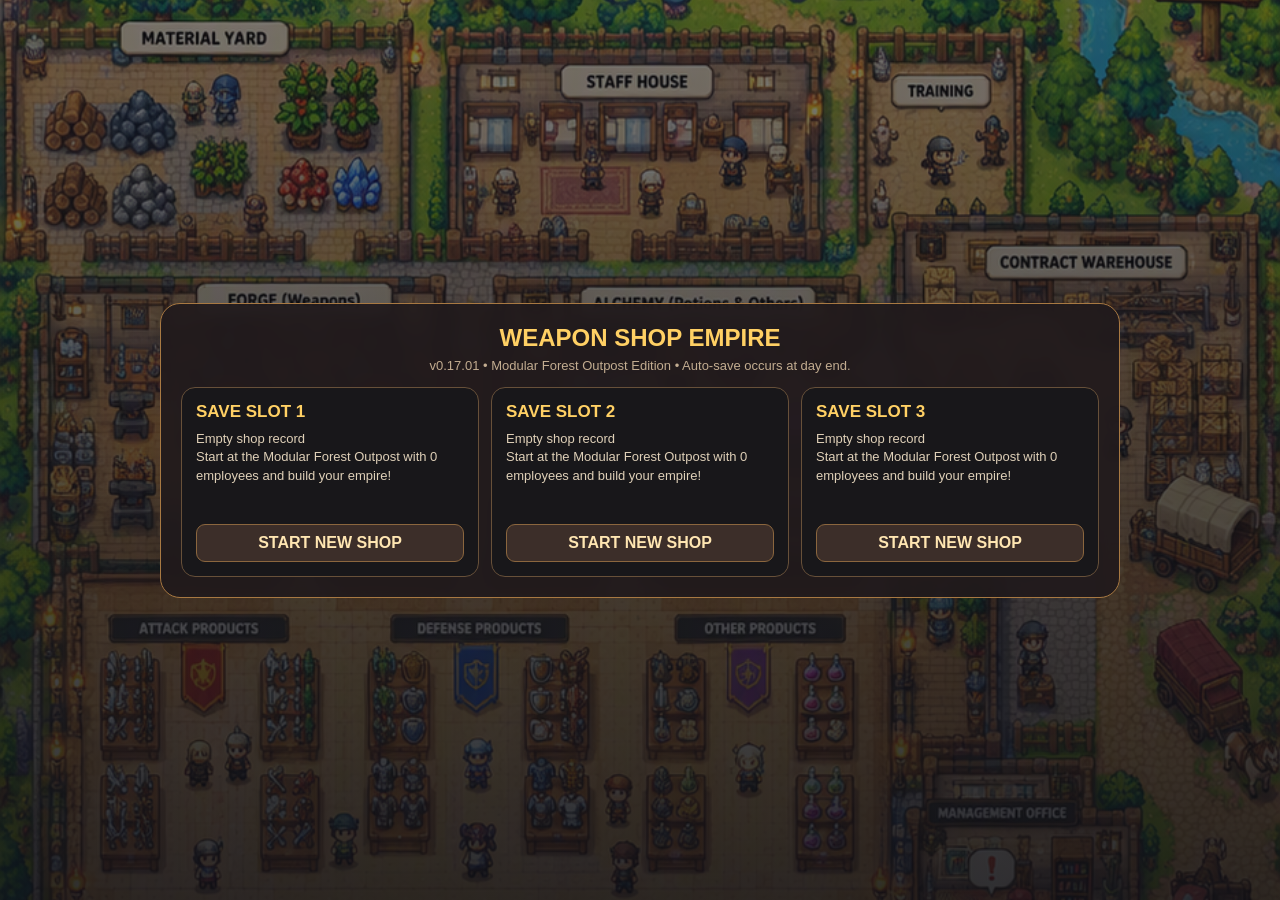
<file: index.html>
<!doctype html><html lang="en"><head><meta charset="utf-8"><meta name="viewport" content="width=device-width,initial-scale=1,maximum-scale=1,user-scalable=no"><meta name="theme-color" content="#1d1715"><title>Weapon Shop Empire v0.17.01</title><link rel="stylesheet" href="style.css?v=0.17.01"></head><body>
<div id="slotScreen" class="overlay show firstShopLanding"><div class="slotbox"><h1>WEAPON SHOP EMPIRE</h1><p>v0.17.01 • Modular Forest Outpost Edition • Auto-save occurs at day end.</p><div id="saveSlots" class="slots"></div></div></div>
<div id="app" class="hidden"><canvas id="game" width="1280" height="720"></canvas>
<div class="hudWrap">
  <div class="topHud"><b id="cash">$250</b><span id="rep">REP 20</span><span id="day">DAY 1</span><span id="clock">OPEN 120s</span><span id="heroHud">⚔️12 🛡️10</span></div>
  <div class="subHud"><span id="carryHud">🤲 Empty (0/3) | 🪙 $0</span><button id="suggest" class="taskBtn">💡 Next Task</button></div>
</div>
<div class="cameraButtons"><button id="zoomIn" title="Zoom In">＋</button><button id="overview" title="Overview">▣</button><button id="zoomOut" title="Zoom Out">−</button></div>
<div id="actionBar" class="actionBar"></div>
<div id="mainMenu" class="menuButtons"><button data-page="status">SHOP</button><button data-page="products">PRODUCTS</button><button data-page="employees">STAFF</button><button data-page="wholesale">WHOLESALE</button><button data-page="skills">FOREVER</button><button data-page="visual">MAP ART</button><button data-page="save">SAVE</button></div>
<div id="panel" class="panel"><button id="closePanel" class="close">×</button><div id="panelContent"></div></div>
<div id="toast" class="toast"></div><div id="dragStick" class="dragStick"><i></i></div>
<div id="tutorial" class="tutorial"><div class="tutorialCard"><div class="tutHead"><b id="tutorialTitle">Welcome</b><button id="tutorialSkip">SKIP</button></div><p id="tutorialText"></p></div></div>
<div id="daySummary" class="daySummary"><div class="summaryBox"><h2>DAY COMPLETE</h2><div id="summaryContent"></div><button id="summaryNext">START NEXT DAY</button></div></div>
<div id="craftGame" class="craftGame"><div class="craftBox"><h2 id="craftTitle">PERSONAL CRAFTING</h2><p>Tap HAMMER when the marker hits the golden center zone!</p><div class="craftTrack"><i id="craftMarker"></i><span></span></div><button id="craftTap">HAMMER!</button></div></div>
<div class="version">Weapon Shop Empire v0.17.01</div>
</div><script src="game.js?v=0.17.01"></script></body></html>
</file>
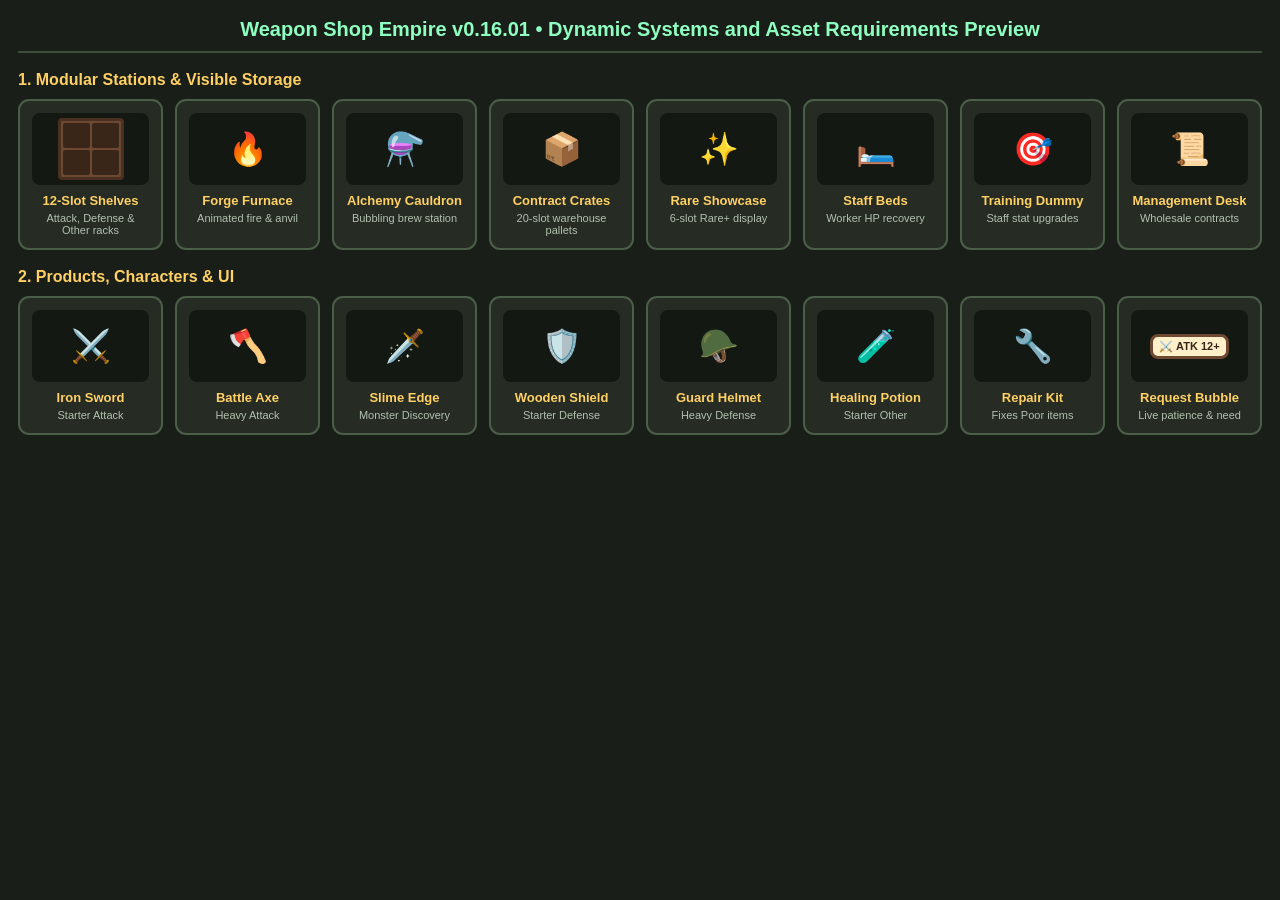
<file: art_preview.html>
<!doctype html>
<html lang="en">
<head>
<meta charset="utf-8">
<meta name="viewport" content="width=device-width,initial-scale=1">
<title>Weapon Shop Empire v0.16.01 • Dynamic Systems and Asset Requirements Preview</title>
<style>
  body{margin:0;background:#1a1e18;color:#f7edcf;font-family:Arial,sans-serif;padding:18px}
  h1{color:#8effc1;text-align:center;border-bottom:2px solid #3a4e38;padding-bottom:10px;margin:0 0 8px;font-size:20px}
  h2{color:#ffd064;font-size:16px;margin:18px 0 10px}
  .grid{display:grid;grid-template-columns:repeat(auto-fill,minmax(145px,1fr));gap:12px}
  .card{background:#262c24;border:2px solid #4a5e48;border-radius:11px;padding:12px;text-align:center}
  .sprite-box{height:72px;background:#141813;border-radius:8px;display:flex;align-items:center;justify-content:center;margin-bottom:8px;font-size:32px;position:relative}
  .title{font-weight:bold;font-size:13px;color:#ffd064}
  .desc{font-size:11px;color:#b2bfb0;margin-top:4px}
  .shelf{width:56px;height:52px;background:#6d4931;border:3px solid #4a3020;display:grid;grid-template-columns:1fr 1fr;gap:2px;padding:2px;border-radius:4px}
  .shelf-slot{background:#3a2618;border-radius:2px}
  .bubble{background:#fff0c9;color:#352619;border:3px solid #6d4931;border-radius:8px;font-size:11px;padding:3px 6px;font-weight:bold}
</style>
</head>
<body>
  <h1>Weapon Shop Empire v0.16.01 • Dynamic Systems and Asset Requirements Preview</h1>
  <h2>1. Modular Stations & Visible Storage</h2>
  <div class="grid">
    <div class="card"><div class="sprite-box"><div class="shelf"><div class="shelf-slot"></div><div class="shelf-slot"></div><div class="shelf-slot"></div><div class="shelf-slot"></div></div></div><div class="title">12-Slot Shelves</div><div class="desc">Attack, Defense & Other racks</div></div>
    <div class="card"><div class="sprite-box">🔥</div><div class="title">Forge Furnace</div><div class="desc">Animated fire & anvil</div></div>
    <div class="card"><div class="sprite-box">⚗️</div><div class="title">Alchemy Cauldron</div><div class="desc">Bubbling brew station</div></div>
    <div class="card"><div class="sprite-box">📦</div><div class="title">Contract Crates</div><div class="desc">20-slot warehouse pallets</div></div>
    <div class="card"><div class="sprite-box">✨</div><div class="title">Rare Showcase</div><div class="desc">6-slot Rare+ display</div></div>
    <div class="card"><div class="sprite-box">🛏️</div><div class="title">Staff Beds</div><div class="desc">Worker HP recovery</div></div>
    <div class="card"><div class="sprite-box">🎯</div><div class="title">Training Dummy</div><div class="desc">Staff stat upgrades</div></div>
    <div class="card"><div class="sprite-box">📜</div><div class="title">Management Desk</div><div class="desc">Wholesale contracts</div></div>
  </div>
  <h2>2. Products, Characters & UI</h2>
  <div class="grid">
    <div class="card"><div class="sprite-box">⚔️</div><div class="title">Iron Sword</div><div class="desc">Starter Attack</div></div>
    <div class="card"><div class="sprite-box">🪓</div><div class="title">Battle Axe</div><div class="desc">Heavy Attack</div></div>
    <div class="card"><div class="sprite-box">🗡️</div><div class="title">Slime Edge</div><div class="desc">Monster Discovery</div></div>
    <div class="card"><div class="sprite-box">🛡️</div><div class="title">Wooden Shield</div><div class="desc">Starter Defense</div></div>
    <div class="card"><div class="sprite-box">🪖</div><div class="title">Guard Helmet</div><div class="desc">Heavy Defense</div></div>
    <div class="card"><div class="sprite-box">🧪</div><div class="title">Healing Potion</div><div class="desc">Starter Other</div></div>
    <div class="card"><div class="sprite-box">🔧</div><div class="title">Repair Kit</div><div class="desc">Fixes Poor items</div></div>
    <div class="card"><div class="sprite-box"><div class="bubble">⚔️ ATK 12+</div></div><div class="title">Request Bubble</div><div class="desc">Live patience & need</div></div>
  </div>
</body>
</html>
</file>
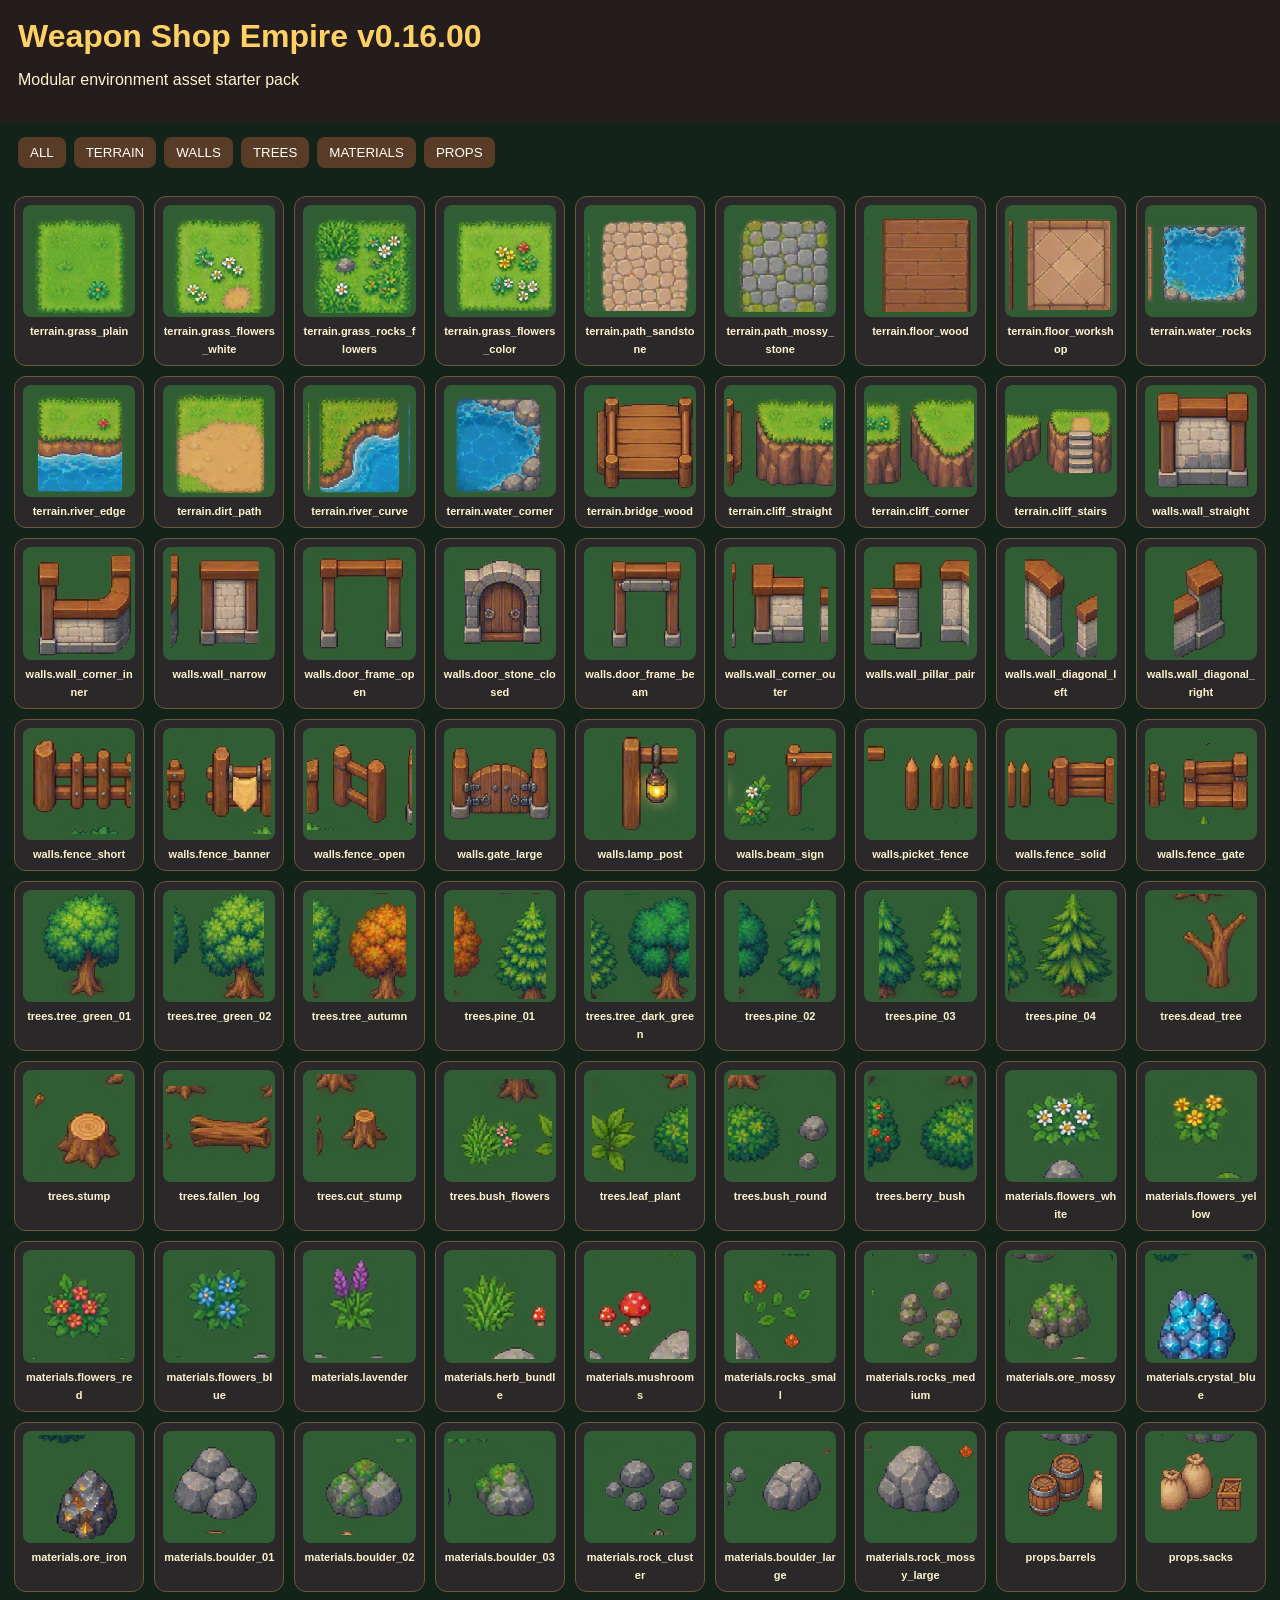
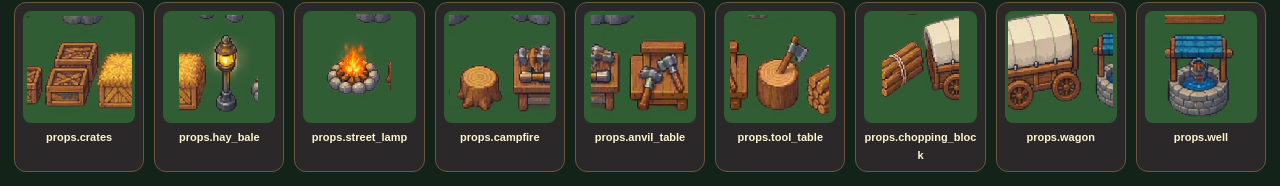
<file: preview.html>
<!doctype html><html><head><meta charset="utf-8"><meta name="viewport" content="width=device-width,initial-scale=1"><title>WSE v0.16.00 Modular Assets</title><style>*{box-sizing:border-box}body{margin:0;background:#14231a;color:#fff3d0;font-family:Arial}header{padding:18px;background:#241d1b;position:sticky;top:0;z-index:2}h1{margin:0;color:#ffd064}.tabs{padding:10px 14px}.tabs button{margin:4px;padding:8px 12px;border:0;border-radius:8px;background:#583c27;color:white}.grid{display:grid;grid-template-columns:repeat(auto-fill,minmax(120px,1fr));gap:10px;padding:14px}.card{background:#2a2828;border:1px solid #6e583d;border-radius:12px;padding:8px;text-align:center}.card img{width:100%;aspect-ratio:1;object-fit:contain;background:#315d35;border-radius:8px;image-rendering:pixelated}.card b{font-size:11px;word-break:break-word}</style></head><body><header><h1>Weapon Shop Empire v0.16.00</h1><p>Modular environment asset starter pack</p></header><div class="tabs" id="tabs"></div><main class="grid" id="grid"></main><script>fetch('assets/metadata/asset_manifest.json').then(r=>r.json()).then(m=>{let cats=[...new Set(m.assets.map(x=>x.category))];function show(c){grid.innerHTML='';m.assets.filter(x=>!c||x.category===c).forEach(x=>grid.insertAdjacentHTML('beforeend',`<div class=card><img src="assets/${x.file}"><b>${x.id}</b></div>`))}tabs.innerHTML='<button onclick="show()">ALL</button>'+cats.map(c=>`<button onclick="show('${c}')">${c.toUpperCase()}</button>`).join('');window.show=show;show()})</script></body></html>
</file>
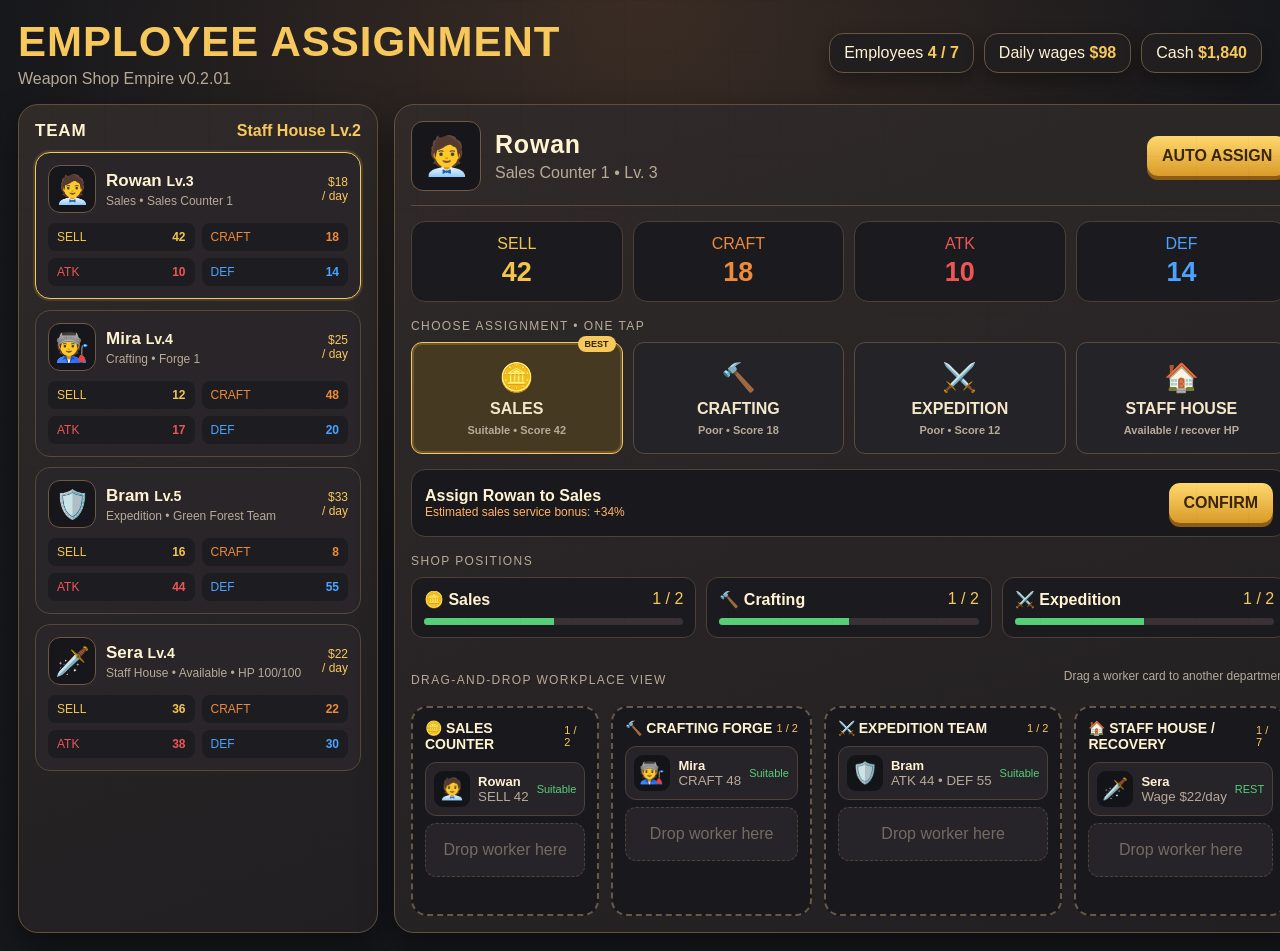
<file: Weapon_Shop_Empire_Employee_Assignment_v0.2.01.html>
<!DOCTYPE html>
<html lang="en">
<head>
  <meta charset="UTF-8">
  <meta name="viewport" content="width=device-width, initial-scale=1.0, user-scalable=no">
  <title>Weapon Shop Empire - Employee Assignment v0.2.01</title>
  <style>
    :root{--bg:#15171c;--panel:#242126;--panel2:#312b2b;--line:#594b3d;--gold:#f7c85b;--cream:#fff3d2;--sell:#f3c54d;--craft:#ef8a3a;--atk:#ef5555;--def:#4ca3ff;--green:#56cf78;--muted:#b8aa98}
    *{box-sizing:border-box}body{margin:0;background:radial-gradient(circle at top,#3a2c24 0,#17181c 55%);color:var(--cream);font-family:Inter,Segoe UI,Arial,sans-serif;min-height:100vh}
    body:before{content:"";position:fixed;inset:0;pointer-events:none;background:linear-gradient(90deg,#0003 1px,transparent 1px),linear-gradient(#0003 1px,transparent 1px);background-size:52px 52px;opacity:.12}
    .app{max-width:1280px;margin:auto;padding:18px}.topbar{display:flex;justify-content:space-between;align-items:center;gap:16px;margin-bottom:16px}.title h1{margin:0;color:var(--gold);font-size:clamp(24px,4vw,42px);letter-spacing:1px}.title p{margin:4px 0 0;color:var(--muted)}
    .resources{display:flex;gap:10px;flex-wrap:wrap;justify-content:flex-end}.pill{background:#211e20;border:1px solid #675642;border-radius:14px;padding:10px 14px;box-shadow:0 8px 18px #0005}.pill b{color:var(--gold)}
    .layout{display:grid;grid-template-columns:360px 1fr;gap:16px}.panel{background:linear-gradient(160deg,#302a29,#211f22);border:1px solid #65513c;border-radius:20px;padding:16px;box-shadow:0 15px 35px #0007}.panel-head{display:flex;justify-content:space-between;align-items:center;margin-bottom:12px}.panel h2{margin:0;font-size:17px;letter-spacing:.8px}.capacity{color:var(--gold);font-weight:800}
    .employee-list{display:flex;flex-direction:column;gap:10px}.employee-card{width:100%;text-align:left;color:inherit;background:#292528;border:1px solid #57483a;border-radius:15px;padding:12px;cursor:pointer;transition:.15s}.employee-card:hover,.employee-card.selected{transform:translateY(-1px);border-color:var(--gold);box-shadow:0 0 0 2px #f7c85b22}.employee-top{display:flex;align-items:center;gap:10px}.avatar{width:48px;height:48px;border-radius:12px;display:grid;place-items:center;font-size:28px;background:#17171b;border:1px solid #6d5944}.employee-name{font-size:17px;font-weight:800}.job{font-size:12px;color:var(--muted);margin-top:3px}.wage{margin-left:auto;text-align:right;color:var(--gold);font-size:12px}.stats{display:grid;grid-template-columns:1fr 1fr;gap:7px;margin-top:10px}.stat{display:flex;justify-content:space-between;background:#1d1c20;border-radius:8px;padding:7px 9px;font-size:12px}.sell{color:var(--sell)}.craft{color:var(--craft)}.atk{color:var(--atk)}.def{color:var(--def)}
    .detail-head{display:flex;gap:14px;align-items:center;padding-bottom:14px;border-bottom:1px solid #5b4a3b}.detail-head .avatar{width:70px;height:70px;font-size:38px}.detail-head h2{font-size:25px}.detail-head p{margin:5px 0 0;color:var(--muted)}.auto{margin-left:auto}
    button{font:inherit}.gold-btn,.job-btn,.small-btn{border:0;border-radius:11px;font-weight:800;cursor:pointer}.gold-btn{background:linear-gradient(#ffd86d,#d99b29);color:#3a2607;padding:11px 15px;box-shadow:0 4px 0 #8d5d16}.gold-btn:active{transform:translateY(3px);box-shadow:0 1px 0 #8d5d16}.big-stats{display:grid;grid-template-columns:repeat(4,1fr);gap:10px;margin:15px 0}.big-stat{background:#1b1b1f;border:1px solid #4c4035;border-radius:14px;padding:13px;text-align:center}.big-stat b{display:block;font-size:27px;margin-top:4px}.section-title{color:var(--muted);font-size:12px;letter-spacing:1.4px;margin:17px 0 9px}.jobs{display:grid;grid-template-columns:repeat(4,1fr);gap:10px}.job-btn{position:relative;background:#242428;color:#f5e7ca;border:1px solid #5b4b3d;padding:14px 8px;min-height:112px}.job-btn:hover,.job-btn.recommended{border-color:var(--gold)}.job-btn.active{background:#463921;border-color:var(--gold);box-shadow:inset 0 0 0 2px #f7c85b33}.job-icon{font-size:28px;display:block;margin-bottom:6px}.fit{display:block;font-size:11px;color:var(--muted);margin-top:6px}.fit.good{color:var(--green)}.recommend{position:absolute;top:-7px;right:6px;background:var(--gold);color:#35240c;padding:3px 7px;border-radius:8px;font-size:9px}
    .assignment-summary{margin-top:15px;background:#19191d;border:1px solid #4d4137;border-radius:14px;padding:13px;display:flex;justify-content:space-between;align-items:center;gap:10px}.warning{color:#ffb36a;font-size:12px}.toast{position:fixed;left:50%;bottom:24px;transform:translateX(-50%) translateY(100px);background:#16171a;border:1px solid var(--gold);color:var(--cream);padding:13px 20px;border-radius:12px;opacity:0;transition:.25s;z-index:5}.toast.show{opacity:1;transform:translateX(-50%) translateY(0)}
    .department-grid{display:grid;grid-template-columns:repeat(3,1fr);gap:10px}.dept{background:#1b1b1f;border:1px solid #4c4035;border-radius:12px;padding:12px}.dept-top{display:flex;justify-content:space-between}.slots{color:var(--gold)}.bar{height:7px;background:#393136;border-radius:8px;margin-top:9px;overflow:hidden}.bar i{display:block;height:100%;background:var(--green)}
    @media(max-width:900px){.layout{grid-template-columns:1fr}.employee-list{display:grid;grid-template-columns:repeat(2,1fr)}.jobs{grid-template-columns:repeat(2,1fr)}}
    @media(max-width:600px){.app{padding:10px}.topbar{align-items:flex-start}.resources{font-size:12px}.employee-list{grid-template-columns:1fr}.big-stats{grid-template-columns:repeat(2,1fr)}.department-grid{grid-template-columns:1fr}.detail-head{align-items:flex-start;flex-wrap:wrap}.auto{margin-left:0}.jobs{grid-template-columns:1fr 1fr}}
  
    .drag-title{display:flex;justify-content:space-between;align-items:center;margin-top:18px}.drag-hint{font-size:12px;color:var(--muted)}
    .workplace{display:grid;grid-template-columns:repeat(4,1fr);gap:12px;margin-top:10px}.work-zone{min-height:210px;border:2px dashed #685845;border-radius:16px;padding:12px;background:#19191d;transition:.18s}.work-zone.drag-over{border-color:var(--gold);background:#3b3222;transform:translateY(-2px)}.zone-head{display:flex;justify-content:space-between;align-items:center;margin-bottom:10px}.zone-head b{font-size:14px}.zone-cap{font-size:11px;color:var(--gold)}.worker-slot{min-height:54px;border:1px solid #4e4238;border-radius:11px;background:#262329;margin:7px 0;padding:8px;display:flex;align-items:center;gap:8px}.worker-slot.empty{justify-content:center;color:#756b62;border-style:dashed}.mini-avatar{width:36px;height:36px;border-radius:9px;background:#131418;display:grid;place-items:center;font-size:21px}.worker-info{min-width:0;flex:1}.worker-info b{display:block;font-size:13px}.worker-info small{display:block;color:var(--muted);white-space:nowrap;overflow:hidden;text-overflow:ellipsis}.drag-worker{cursor:grab;user-select:none}.drag-worker:active{cursor:grabbing}.drag-worker.dragging{opacity:.35}.zone-score{font-size:11px;color:var(--green)}
    @media(max-width:900px){.workplace{grid-template-columns:repeat(2,1fr)}}
    @media(max-width:600px){.workplace{grid-template-columns:1fr}.drag-hint{display:none}}
  </style>
</head>
<body>
<div class="app">
  <header class="topbar">
    <div class="title"><h1>EMPLOYEE ASSIGNMENT</h1><p>Weapon Shop Empire v0.2.01</p></div>
    <div class="resources"><div class="pill">Employees <b id="employeeCount">4 / 7</b></div><div class="pill">Daily wages <b id="totalWage">$98</b></div><div class="pill">Cash <b>$1,840</b></div></div>
  </header>

  <div class="layout">
    <aside class="panel">
      <div class="panel-head"><h2>TEAM</h2><span class="capacity">Staff House Lv.2</span></div>
      <div class="employee-list" id="employeeList"></div>
    </aside>

    <main class="panel">
      <div class="detail-head">
        <div class="avatar" id="detailAvatar">🧑‍💼</div>
        <div><h2 id="detailName">Rowan</h2><p id="detailJob">Sales Counter 1 • Lv. 3</p></div>
        <button class="gold-btn auto" id="autoAssign">AUTO ASSIGN</button>
      </div>

      <div class="big-stats">
        <div class="big-stat sell">SELL<b id="sellValue">42</b></div>
        <div class="big-stat craft">CRAFT<b id="craftValue">18</b></div>
        <div class="big-stat atk">ATK<b id="atkValue">10</b></div>
        <div class="big-stat def">DEF<b id="defValue">14</b></div>
      </div>

      <div class="section-title">CHOOSE ASSIGNMENT • ONE TAP</div>
      <div class="jobs" id="jobButtons">
        <button class="job-btn" data-job="Sales"><span class="job-icon">🪙</span>SALES<span class="fit"></span></button>
        <button class="job-btn" data-job="Crafting"><span class="job-icon">🔨</span>CRAFTING<span class="fit"></span></button>
        <button class="job-btn" data-job="Expedition"><span class="job-icon">⚔️</span>EXPEDITION<span class="fit"></span></button>
        <button class="job-btn" data-job="Staff House"><span class="job-icon">🏠</span>STAFF HOUSE<span class="fit">Available / recover HP</span></button>
      </div>

      <div class="assignment-summary">
        <div><b id="summaryTitle">Currently assigned to Sales</b><div class="warning" id="summaryText">Estimated sales service bonus: +34%</div></div>
        <button class="gold-btn" id="confirmBtn">CONFIRM</button>
      </div>

      <div class="section-title">SHOP POSITIONS</div>
      <div class="department-grid">
        <div class="dept"><div class="dept-top"><b>🪙 Sales</b><span class="slots" id="salesSlots">1 / 2</span></div><div class="bar"><i id="salesBar" style="width:50%"></i></div></div>
        <div class="dept"><div class="dept-top"><b>🔨 Crafting</b><span class="slots" id="craftSlots">1 / 2</span></div><div class="bar"><i id="craftBar" style="width:50%"></i></div></div>
        <div class="dept"><div class="dept-top"><b>⚔️ Expedition</b><span class="slots" id="expSlots">1 / 2</span></div><div class="bar"><i id="expBar" style="width:50%"></i></div></div>
      </div>

      <div class="drag-title"><div class="section-title">DRAG-AND-DROP WORKPLACE VIEW</div><div class="drag-hint">Drag a worker card to another department</div></div>
      <div class="workplace" id="workplace">
        <section class="work-zone" data-zone="Sales"><div class="zone-head"><b>🪙 SALES COUNTER</b><span class="zone-cap"></span></div><div class="zone-workers"></div></section>
        <section class="work-zone" data-zone="Crafting"><div class="zone-head"><b>🔨 CRAFTING FORGE</b><span class="zone-cap"></span></div><div class="zone-workers"></div></section>
        <section class="work-zone" data-zone="Expedition"><div class="zone-head"><b>⚔️ EXPEDITION TEAM</b><span class="zone-cap"></span></div><div class="zone-workers"></div></section>
        <section class="work-zone" data-zone="Staff House"><div class="zone-head"><b>🏠 STAFF HOUSE / RECOVERY</b><span class="zone-cap"></span></div><div class="zone-workers"></div></section>
      </div>
    </main>
  </div>
</div>
<div class="toast" id="toast"></div>
<script>
// Weapon Shop Empire v0.2.01 - Employee Assignment Screen
const employees=[
 {id:1,name:'Rowan',avatar:'🧑‍💼',level:3,job:'Sales',station:'Sales Counter 1',sell:42,craft:18,atk:10,def:14,wage:18},
 {id:2,name:'Mira',avatar:'🧑‍🏭',level:4,job:'Crafting',station:'Forge 1',sell:12,craft:48,atk:17,def:20,wage:25},
 {id:3,name:'Bram',avatar:'🛡️',level:5,job:'Expedition',station:'Green Forest Team',sell:16,craft:8,atk:44,def:55,wage:33},
 {id:4,name:'Sera',avatar:'🗡️',level:4,job:'Staff House',station:'Available • HP 100/100',sell:36,craft:22,atk:38,def:30,wage:22}
];
let selected=employees[0],pendingJob=selected.job;
const roleScore=(e,job)=>job==='Sales'?e.sell:job==='Crafting'?e.craft:job==='Expedition'?Math.round(e.atk*.6+e.def*.4):0;
const fitLabel=n=>n>=80?'Excellent':n>=60?'Good':n>=40?'Suitable':n>=20?'Weak':'Poor';
function renderList(){employeeList.innerHTML=employees.map(e=>`<button class="employee-card drag-worker ${e.id===selected.id?'selected':''}" draggable="true" data-id="${e.id}"><div class="employee-top"><div class="avatar">${e.avatar}</div><div><div class="employee-name">${e.name} <small>Lv.${e.level}</small></div><div class="job">${e.job} • ${e.station}</div></div><div class="wage">$${e.wage}<br>/ day</div></div><div class="stats"><div class="stat sell">SELL <b>${e.sell}</b></div><div class="stat craft">CRAFT <b>${e.craft}</b></div><div class="stat atk">ATK <b>${e.atk}</b></div><div class="stat def">DEF <b>${e.def}</b></div></div></button>`).join('');document.querySelectorAll('.employee-card').forEach(b=>b.onclick=()=>{selected=employees.find(e=>e.id==b.dataset.id);pendingJob=selected.job;render()})}
function renderDetail(){detailAvatar.textContent=selected.avatar;detailName.textContent=selected.name;detailJob.textContent=`${selected.station} • Lv. ${selected.level}`;sellValue.textContent=selected.sell;craftValue.textContent=selected.craft;atkValue.textContent=selected.atk;defValue.textContent=selected.def;
 document.querySelectorAll('.job-btn').forEach(b=>{const job=b.dataset.job;b.classList.toggle('active',job===pendingJob);b.classList.remove('recommended');b.querySelector('.recommend')?.remove();if(job!=='Staff House'){const n=roleScore(selected,job),fit=b.querySelector('.fit');fit.textContent=`${fitLabel(n)} • Score ${n}`;fit.className='fit '+(n>=60?'good':'')}if(job===bestJob(selected)){b.classList.add('recommended');b.insertAdjacentHTML('beforeend','<span class="recommend">BEST</span>')}});updateSummary()}
function bestJob(e){return ['Sales','Crafting','Expedition'].sort((a,b)=>roleScore(e,b)-roleScore(e,a))[0]}
function updateSummary(){summaryTitle.textContent=`Assign ${selected.name} to ${pendingJob}`;const score=roleScore(selected,pendingJob);summaryText.textContent=pendingJob==='Staff House'?'Healthy workers remain available at 50% wage. Injured expedition workers recover HP at 75% wage.':pendingJob==='Sales'?`Estimated sales service bonus: +${Math.round(score*.8)}%`:pendingJob==='Crafting'?`Estimated crafting output bonus: +${Math.round(score*.75)}%`:`Combat rating ${score}; expedition hazard wages may apply.`}
function updateSlots(){const count=j=>employees.filter(e=>e.job===j).length;salesSlots.textContent=`${count('Sales')} / 2`;craftSlots.textContent=`${count('Crafting')} / 2`;expSlots.textContent=`${count('Expedition')} / 2`;salesBar.style.width=count('Sales')*50+'%';craftBar.style.width=count('Crafting')*50+'%';expBar.style.width=count('Expedition')*50+'%';employeeCount.textContent=`${employees.length} / 7`;totalWage.textContent='$'+employees.reduce((a,e)=>a+e.wage,0)}
function toastMsg(t){toast.textContent=t;toast.classList.add('show');setTimeout(()=>toast.classList.remove('show'),2200)}
function renderWorkplace(){
 document.querySelectorAll('.work-zone').forEach(zone=>{
  const job=zone.dataset.zone, assigned=employees.filter(e=>e.job===job), max=job==='Staff House'?7:2;
  zone.querySelector('.zone-cap').textContent=`${assigned.length} / ${max}`;
  const box=zone.querySelector('.zone-workers');
  box.innerHTML=assigned.map(e=>`<div class="worker-slot drag-worker" draggable="true" data-id="${e.id}"><div class="mini-avatar">${e.avatar}</div><div class="worker-info"><b>${e.name}</b><small>${job==='Sales'?'SELL '+e.sell:job==='Crafting'?'CRAFT '+e.craft:job==='Expedition'?'ATK '+e.atk+' • DEF '+e.def:'Wage $'+e.wage+'/day'}</small></div><span class="zone-score">${job==='Staff House'?'REST':fitLabel(roleScore(e,job))}</span></div>`).join('')+(assigned.length<max?'<div class="worker-slot empty">Drop worker here</div>':'');
 });
 bindDrag();
}
function assignDirect(id,job){
 const e=employees.find(x=>x.id==id);if(!e)return;
 const max=job==='Staff House'?7:2,occupied=employees.filter(x=>x.id!==e.id&&x.job===job).length;
 if(occupied>=max)return toastMsg(`${job} positions are full`);
 e.job=job;e.station=job==='Sales'?'Sales Counter':job==='Crafting'?'Forge Station':job==='Expedition'?'Preparing Expedition':'Staff House';
 if(selected.id===e.id)pendingJob=job;
 toastMsg(`${e.name} moved to ${job}`);render();
}
function bindDrag(){
 document.querySelectorAll('.workplace .drag-worker').forEach(el=>{el.onclick=()=>{selected=employees.find(e=>e.id==el.dataset.id);pendingJob=selected.job;render()}});
 document.querySelectorAll('.work-zone').forEach(zone=>{zone.ondblclick=()=>assignDirect(selected.id,zone.dataset.zone)});
 document.querySelectorAll('.drag-worker').forEach(el=>{
  el.addEventListener('dragstart',ev=>{ev.dataTransfer.setData('text/plain',el.dataset.id);ev.dataTransfer.effectAllowed='move';el.classList.add('dragging')});
  el.addEventListener('dragend',()=>el.classList.remove('dragging'));
 });
 document.querySelectorAll('.work-zone').forEach(zone=>{
  zone.ondragover=ev=>{ev.preventDefault();zone.classList.add('drag-over');ev.dataTransfer.dropEffect='move'};
  zone.ondragleave=()=>zone.classList.remove('drag-over');
  zone.ondrop=ev=>{ev.preventDefault();zone.classList.remove('drag-over');assignDirect(Number(ev.dataTransfer.getData('text/plain')),zone.dataset.zone)};
 });
}
function render(){renderList();renderDetail();updateSlots();renderWorkplace()}
document.querySelectorAll('.job-btn').forEach(b=>b.onclick=()=>{pendingJob=b.dataset.job;renderDetail()});
autoAssign.onclick=()=>{pendingJob=bestJob(selected);renderDetail();toastMsg(`${pendingJob} recommended for ${selected.name}`)};
confirmBtn.onclick=()=>{const occupied=employees.filter(e=>e.id!==selected.id&&e.job===pendingJob).length;if(pendingJob!=='Staff House'&&occupied>=2)return toastMsg(`${pendingJob} positions are full`);selected.job=pendingJob;selected.station=pendingJob==='Sales'?'Sales Counter':pendingJob==='Crafting'?'Forge Station':pendingJob==='Expedition'?'Preparing Expedition':'Staff House';toastMsg(`${selected.name} assigned to ${pendingJob}`);render()};
render();
</script>
</body>
</html>
</file>
<file: style.css>
*{box-sizing:border-box;-webkit-tap-highlight-color:transparent;user-select:none}
html,body{margin:0;width:100%;height:100%;height:100dvh;overflow:hidden;background:#141214;color:#f9edcf;font-family:Arial,sans-serif}
button{font:inherit;cursor:pointer}
#app{width:100%;height:100%;height:100dvh;position:relative}
.hidden{display:none!important}
canvas{display:block;width:100%;height:100%;touch-action:none;background:#265c29;image-rendering:pixelated;image-rendering:crisp-edges}
.hudWrap{position:fixed;top:8px;left:8px;right:58px;z-index:4;display:flex;flex-direction:column;gap:5px;pointer-events:none}
.topHud{display:flex;flex-wrap:wrap;gap:5px}
.topHud>*{background:#211b1cee;border:1px solid #8c653d;border-radius:10px;padding:6px 10px;font-size:12px;white-space:nowrap;box-shadow:0 3px 8px #0006}
.topHud b{color:#ffd363}
#heroHud{color:#a8ff9e;border-color:#4e8c58}
.subHud{display:flex;align-items:center;gap:6px;flex-wrap:wrap}
#carryHud{background:#17171aee;border:1px solid #6f9ed4;border-radius:9px;padding:5px 9px;color:#dbeeff;font-size:11px;font-weight:bold}
.taskBtn{pointer-events:auto;background:#3a2c1fee;border:1px solid #e1ad4b;border-radius:9px;padding:5px 10px;color:#ffe28a;font-size:11px;font-weight:bold}
.cameraButtons{position:fixed;right:8px;top:8px;display:flex;flex-direction:column;gap:5px;z-index:4}
.cameraButtons button{width:40px;height:38px;border:1px solid #90683c;border-radius:10px;background:#2e2523ee;color:#ffe7b2;font-weight:bold;font-size:16px;box-shadow:0 4px 10px #0006}
.actionBar{position:fixed;left:50%;bottom:calc(72px + env(safe-area-inset-bottom));transform:translateX(-50%);z-index:5;display:flex;gap:7px;flex-wrap:wrap;justify-content:center;width:min(95%,560px);pointer-events:none}
.actionBar button{pointer-events:auto;padding:10px 13px;border:2px solid #ffd264;border-radius:13px;background:linear-gradient(180deg,#4c3726,#2b1f18);color:#fff2c6;font-weight:bold;font-size:12.5px;box-shadow:0 6px 18px #000b;animation:pulse 1.5s infinite}
@keyframes pulse{50%{box-shadow:0 0 0 6px #ffd06433}}
.menuButtons{position:fixed;left:6px;right:6px;bottom:calc(8px + env(safe-area-inset-bottom));z-index:30;display:grid;grid-template-columns:repeat(7,minmax(0,1fr));gap:4px;pointer-events:auto;touch-action:manipulation}
.menuButtons button{pointer-events:auto;touch-action:manipulation;min-height:46px;padding:9px 2px;border:1px solid #90683c;border-radius:10px;background:#2e2523f0;color:#ffe7b2;font-weight:bold;font-size:11px;box-shadow:0 4px 12px #0008;backdrop-filter:blur(6px)}
.panel{display:none;position:fixed;inset:6% 5% 12%;z-index:10;background:linear-gradient(145deg,#352925,#1d1b1e);border:2px solid #a77a45;border-radius:18px;padding:16px;overflow:auto;box-shadow:0 25px 80px #000d}
.panel.show{display:block}
.close{position:sticky;float:right;top:0;width:38px;height:38px;border:0;border-radius:50%;background:#6d3935;color:white;font-size:22px;z-index:2}
.panel h2{color:#ffd267;margin-top:4px;font-size:19px}
.grid{display:grid;grid-template-columns:repeat(auto-fit,minmax(210px,1fr));gap:10px}
.card{background:#1b1a1d;border:1px solid #5f4936;border-radius:12px;padding:11px}
.card h3{margin:0 0 7px;color:#ffe09a;font-size:15px}
.row{display:flex;justify-content:space-between;gap:8px;margin:5px 0;font-size:13px}
.card button,.panel .action{width:100%;padding:9px;margin-top:6px;border:1px solid #8b673e;border-radius:9px;background:#3b2e29;color:#ffe9bd;font-weight:bold;font-size:12px}
.on{background:#326b43!important;border-color:#68c182!important}
.abilities{display:grid;grid-template-columns:repeat(4,1fr);gap:4px;font-size:11px;margin:6px 0}
.abilities span{background:#29262a;padding:5px 3px;text-align:center;border-radius:6px}
.bar{height:8px;background:#403536;border-radius:8px;overflow:hidden;margin:6px 0}
.bar i{display:block;height:100%;background:#55ba6b}
.toast{position:fixed;left:50%;bottom:calc(122px + env(safe-area-inset-bottom));transform:translate(-50%,30px);opacity:0;z-index:12;background:#211b1df5;border:1px solid #c4924d;border-radius:11px;padding:9px 16px;transition:.2s;color:#ffe191;font-size:12px;font-weight:bold;pointer-events:none;white-space:nowrap}
.toast.show{opacity:1;transform:translate(-50%,0)}
.version{position:fixed;left:8px;bottom:calc(2px + env(safe-area-inset-bottom));font-size:9px;color:#cbb89d;opacity:.85;z-index:3;pointer-events:none}
.overlay{display:none;position:fixed;inset:0;z-index:20;background:radial-gradient(circle at top,#55351f,#171416 70%);align-items:center;justify-content:center;padding:16px;overflow:auto}
.overlay.show{display:flex}
.slotbox{width:min(960px,100%);background:#2a2221;border:1px solid #a87942;border-radius:20px;padding:20px}
.slotbox h1{text-align:center;color:#ffd064;margin:0 0 6px;font-size:24px}
.slotbox>p{text-align:center;color:#c3ad91;margin:0 0 14px;font-size:13px}
.slots{display:grid;grid-template-columns:repeat(3,1fr);gap:12px}
.slot{min-height:190px;background:#18171a;border:1px solid #675039;border-radius:14px;padding:14px;display:flex;flex-direction:column}
.slot h2{color:#ffd064;margin:0 0 8px;font-size:17px}
.slot p{font-size:13px;line-height:1.45;margin:0 0 10px;color:#dfd0b8}
.slot button{width:100%;padding:9px;margin-top:6px;border:1px solid #8b663e;border-radius:9px;background:#3c2e29;color:#ffe6b2;font-weight:bold}
.slot .danger{color:#ffaca6;border-color:#8f4843}
.slot .actions{margin-top:auto}
.tutorial{display:none;position:fixed;left:8px;top:76px;z-index:6;width:min(350px,calc(100% - 64px));pointer-events:none}
.tutorial.show{display:block}
.tutorialCard{pointer-events:auto;background:#211b1ef2;border:2px solid #ffd064;border-radius:13px;padding:10px 12px;box-shadow:0 10px 28px #000b}
.tutHead{display:flex;justify-content:space-between;align-items:center}
.tutorialCard b{color:#ffd064;font-size:13px}
.tutorialCard p{margin:5px 0 0;color:#ffedca;font-size:12px;line-height:1.35}
.tutorialCard button{border:0;background:#60472f;color:#fff0c5;border-radius:7px;padding:4px 8px;font-size:10px;font-weight:bold}
.daySummary,.craftGame{display:none;position:fixed;inset:0;z-index:30;background:#000b;align-items:center;justify-content:center;padding:16px}
.daySummary.show,.craftGame.show{display:flex}
.summaryBox,.craftBox{width:min(500px,100%);background:#292225;border:2px solid #bb8a4d;border-radius:18px;padding:18px}
.summaryBox h2,.craftBox h2{color:#ffd064;margin-top:0}
.summaryBox button,.craftBox button{width:100%;padding:12px;border:0;border-radius:10px;background:#d39a3d;color:#2b1b08;font-weight:bold;font-size:15px;margin-top:8px}
.dailyGoal{padding:8px 10px;margin:5px 0;background:#1b1a1d;border-radius:8px;font-size:13px}
.dailyGoal.done{border-left:4px solid #5acb75;color:#a8f0b8}
.eventBanner{padding:11px;background:#543e27;border:1px solid #d4a758;border-radius:11px;margin-bottom:10px;font-size:13px}
.craftTrack{height:28px;background:#18171a;border-radius:14px;position:relative;overflow:hidden;margin:18px 0;border:1px solid #6b533b}
.craftTrack span{position:absolute;left:42%;width:16%;height:100%;background:#ffd04f99}
.craftTrack i{position:absolute;left:0;top:0;width:8px;height:100%;background:#fff;border-radius:4px}
.presetRow{display:grid;grid-template-columns:repeat(4,1fr);gap:5px;margin-bottom:10px}
.presetRow button{padding:8px 4px;font-size:11px;border:1px solid #8b673e;border-radius:8px;background:#3b2e29;color:#ffe9bd;font-weight:bold}
.dragStick{display:none;position:fixed;width:88px;height:88px;margin:-44px 0 0 -44px;border-radius:50%;background:#17171a66;border:2px solid #fff7;z-index:8;pointer-events:none}
.dragStick.show{display:block}
.dragStick i{position:absolute;width:34px;height:34px;left:25px;top:25px;border-radius:50%;background:#ffd064dd;border:2px solid #fff9}
.firstShopLanding{background:linear-gradient(#10101588,#101015dd),url('assets/first_shop_art.png?v=0.17.01') center 18%/cover no-repeat fixed,radial-gradient(circle at top,#55351f,#171416 70%)}
.firstShopLanding .slotbox{background:#201a1ce8;backdrop-filter:blur(8px)}
.visualHero{width:min(760px,100%);display:block;margin:10px auto;border:2px solid #a87a43;border-radius:14px}
.visualNote{background:#3b2a1f;border-left:4px solid #ffd064;padding:12px;border-radius:8px;color:#ffe9c0;font-size:13px;line-height:1.45;margin-bottom:10px}
.tierCard{background:#1b1a1d;border:1px solid #66503c;padding:12px;border-radius:11px;margin:8px 0}
.tierCard.locked{opacity:.65}
@media(max-width:720px){
  .topHud>*{padding:5px 7px;font-size:11px}
  .menuButtons{bottom:16px;gap:3px}
  .menuButtons button{pointer-events:auto;touch-action:manipulation;min-height:46px;padding:8px 1px;font-size:9.5px;border-radius:8px}
  .actionBar{bottom:58px}
  .actionBar button{padding:8px 11px;font-size:12px}
  .panel{inset:4% 3% 11%}
  .slots{grid-template-columns:1fr}
  .slot{min-height:145px}
}
@media(max-width:820px){.menuButtons{grid-template-columns:repeat(7,minmax(70px,1fr));overflow-x:auto;padding-bottom:2px}.menuButtons button{font-size:10px;padding:8px 3px}.panel{inset:5% 3% calc(76px + env(safe-area-inset-bottom))}}
</file>
